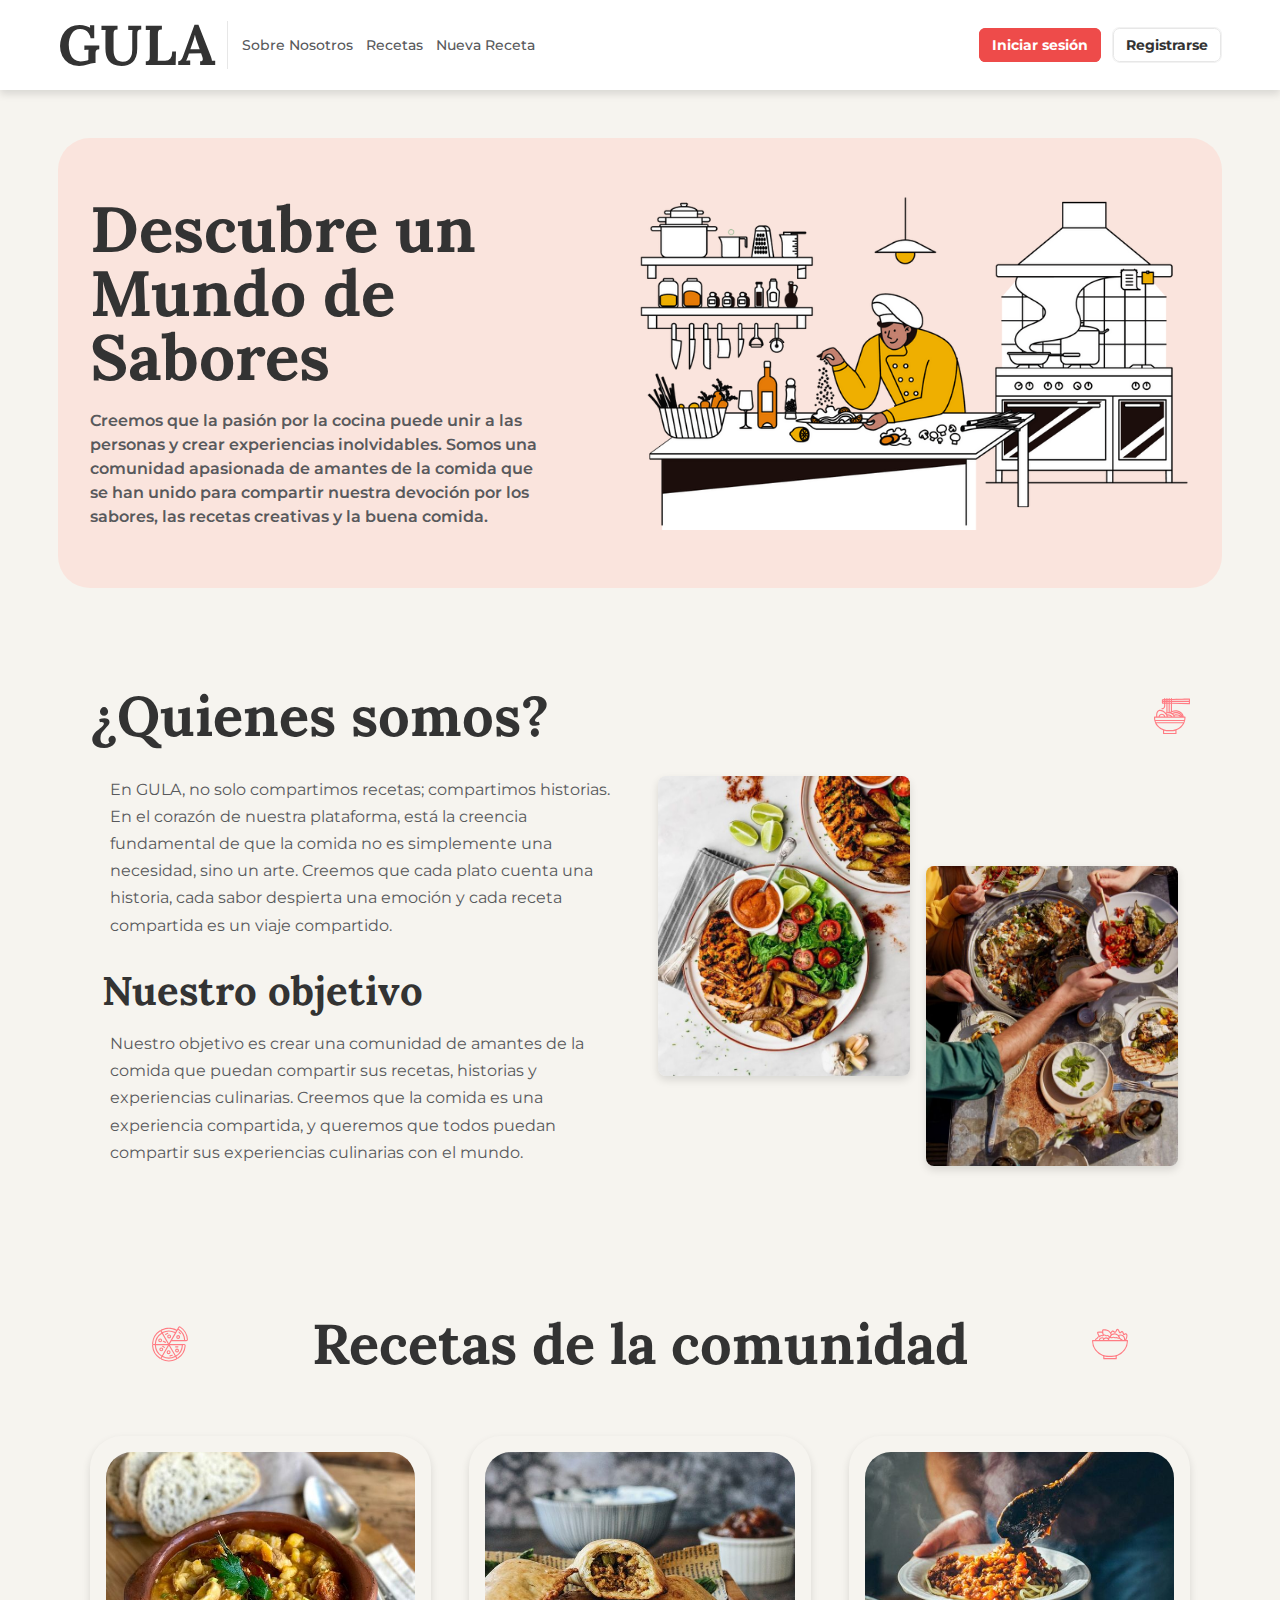
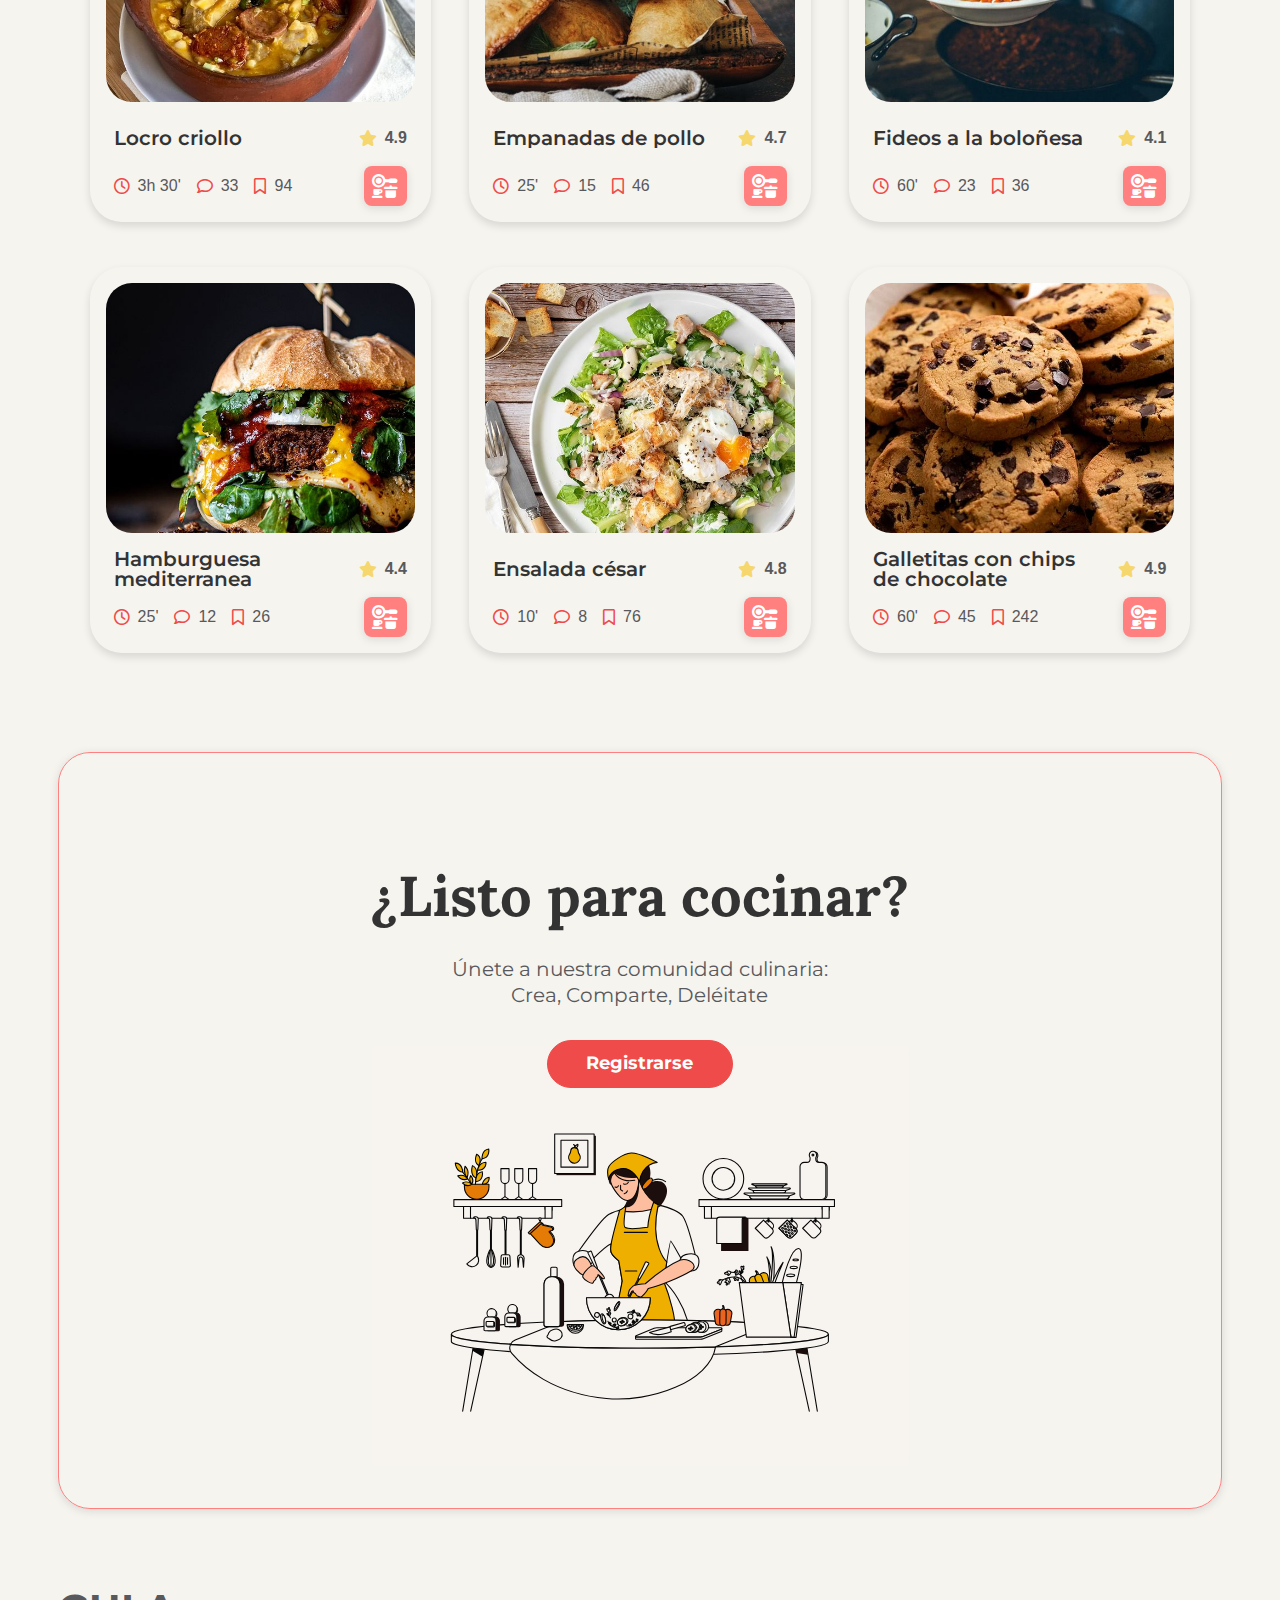
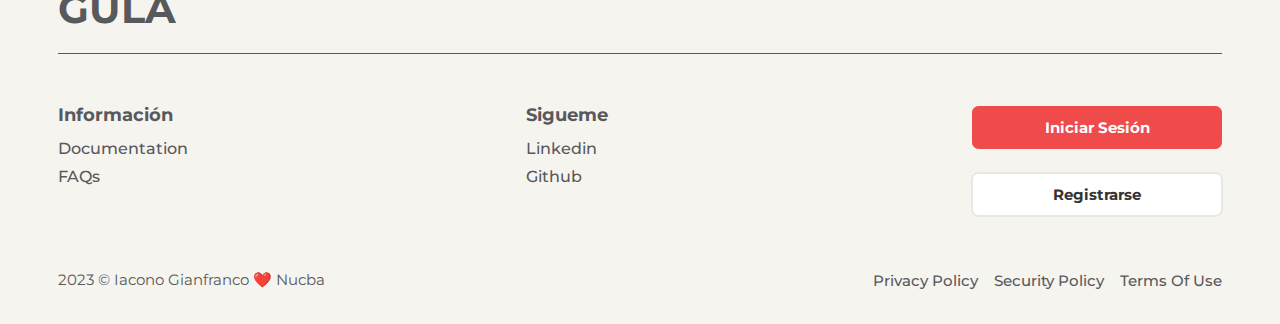
<file: index.html>
<!DOCTYPE html>
<html lang="es">
  <head>
    <meta charset="UTF-8" />
    <meta name="viewport" content="width=device-width, initial-scale=1.0" />
    <!-- Importar los estilos -->
    <link rel="stylesheet" href="./assets/styles/base/reset.css" />
    <link rel="stylesheet" href="./assets/styles/base/typography.css" />
    <link rel="stylesheet" href="./assets/styles/base/effects.css" />
    <link rel="stylesheet" href="./assets/styles/styles.css" />
    <!-- Importar icons -->
    <link
      rel="stylesheet"
      href="https://cdnjs.cloudflare.com/ajax/libs/font-awesome/6.2.1/css/all.min.css"
    />
    <title>Proyecto Integrador | Diseño Web</title>
  </head>
  <body>
    <header>
      <nav>
        <div class="nav-contenedor-logo">
          <a href="#"><h2>GULA</h2></a>
          <label for="toggle-menu"
            ><i class="fa-solid fa-bars toggle-menu"></i
          ></label>
        </div>
        <input type="checkbox" id="toggle-menu" />
        <ul class="nav-contenedor-enlaces">
          <div class="navbar-enlaces-list">
            <li>
              <a href="#about-us" class="expand-bottom-border"
                >Sobre Nosotros</a
              >
            </li>
            <li>
              <a href="#recepies" class="expand-bottom-border">Recetas</a>
            </li>
            <li>
              <a href="#unete" class="expand-bottom-border">Nueva Receta</a>
            </li>
          </div>
          <div class="navbar-enlaces-buttons">
            <li>
              <a href="./login.html" class="btn btn-effect btn--header"
                >Iniciar sesión</a
              >
            </li>
            <li>
              <a
                href="./registro.html"
                class="btn btn-effect btn--header btn--header--white"
                >Registrarse</a
              >
            </li>
          </div>
        </ul>
      </nav>
    </header>
    <main>
      <section class="hero">
        <div class="hero-content">
          <h1 class="hero-content-title">Descubre un Mundo de Sabores</h1>
          <p class="hero-content-info">
            Creemos que la pasión por la cocina puede unir a las personas y
            crear experiencias inolvidables. Somos una comunidad apasionada de
            amantes de la comida que se han unido para compartir nuestra
            devoción por los sabores, las recetas creativas y la buena comida.
          </p>
        </div>
        <div class="hero-img-container">
          <img
            src="/assets/images/hero-img.png"
            alt="Descripción de la imagen"
            class="hero-img"
            loading="lazy"
          />
        </div>
      </section>
      <section class="about-us" id="about-us">
        <div class="about-us-content">
          <div class="about-us__header">
            <!-- <img src="/assets/icons/Pizza.svg" alt="icono pizza" /> -->
            <h2 class="about-us__tittle">¿Quienes somos?</h2>
            <img class="icon" src="/assets/icons/Ramen.svg" alt="icono pizza" />
          </div>
          <div class="about-us__info">
            <div class="about-us__text">
              <p>
                En GULA, no solo compartimos recetas; compartimos historias. En
                el corazón de nuestra plataforma, está la creencia fundamental
                de que la comida no es simplemente una necesidad, sino un arte.
                Creemos que cada plato cuenta una historia, cada sabor despierta
                una emoción y cada receta compartida es un viaje compartido.
              </p>
              <div class="about-us__text__subtxt">
                <h3>Nuestro objetivo</h3>
                <img
                  class="icon icon--burger"
                  src="/assets/icons/Burger.svg"
                  alt="icono burger"
                />
              </div>
              <p>
                Nuestro objetivo es crear una comunidad de amantes de la comida
                que puedan compartir sus recetas, historias y experiencias
                culinarias. Creemos que la comida es una experiencia compartida,
                y queremos que todos puedan compartir sus experiencias
                culinarias con el mundo.
              </p>
            </div>
            <div class="about-us__imgs">
              <img
                src="/assets/images/c7f66219f8e01048357130b1aa9c590a.jpg"
                alt=""
                class="about-us__img about-us__img--height"
              />

              <img
                src="/assets/images/2843f6a361b921d34a93813d6baa72c1.jpg"
                alt=""
                class="about-us__img"
              />
            </div>
          </div>
        </div>
      </section>

      <section id="recepies" class="recetas">
        <div class="recetas__content">
          <div class="recetas__header">
            <img class="icon" src="/assets/icons/Pizza.svg" alt="icono pizza" />
            <h2 class="recetas__tittle">Recetas de la comunidad</h2>
            <img class="icon" src="/assets/icons/Salad.svg" alt="icono pizza" />
          </div>
          <div class="recetas__comunidad">
            <div class="receta__container">
              <img
                class="receta__img"
                src="/assets/images/locro.jpg"
                alt="img de la receta"
              />
              <div class="receta__info">
                <h4 class="receta__tittle">Locro criollo</h4>
                <span class="receta__icon receta__icon--rating"
                  ><i
                    class="fa-solid fa-star icon--receta icon--receta--rating"
                  ></i
                  >4.9</span
                >
                <div class="receta__icons-container">
                  <span class="receta__icon"
                    ><i class="fa-regular fa-clock icon--receta"></i>3h
                    30'</span
                  >
                  <span class="receta__icon"
                    ><i class="fa-regular fa-comment icon--receta"></i>33</span
                  >
                  <span class="receta__icon"
                    ><i class="fa-regular fa-bookmark icon--receta"></i>94</span
                  >

                  <i
                    class="fa-solid fa-kitchen-set icon--receta icon--receta--cook"
                  ></i>
                </div>
              </div>
            </div>
            <div class="receta__container">
              <img
                class="receta__img"
                src="/assets/images/empanadas-pollo.jpg"
                alt="img de la receta"
              />
              <div class="receta__info">
                <h4 class="receta__tittle">Empanadas de pollo</h4>
                <span class="receta__icon receta__icon--rating"
                  ><i
                    class="fa-solid fa-star icon--receta icon--receta--rating"
                  ></i
                  >4.7</span
                >
                <div class="receta__icons-container">
                  <span class="receta__icon"
                    ><i class="fa-regular fa-clock icon--receta"></i>25'</span
                  >
                  <span class="receta__icon"
                    ><i class="fa-regular fa-comment icon--receta"></i>15</span
                  >
                  <span class="receta__icon"
                    ><i class="fa-regular fa-bookmark icon--receta"></i>46</span
                  >

                  <i
                    class="fa-solid fa-kitchen-set icon--receta icon--receta--cook"
                  ></i>
                </div>
              </div>
            </div>
            <div class="receta__container">
              <img
                class="receta__img"
                src="/assets/images/fideos-boloñesa.jpg"
                alt="img de la receta"
              />
              <div class="receta__info">
                <h4 class="receta__tittle">Fideos a la boloñesa</h4>
                <span class="receta__icon receta__icon--rating"
                  ><i
                    class="fa-solid fa-star icon--receta icon--receta--rating"
                  ></i
                  >4.1</span
                >
                <div class="receta__icons-container">
                  <span class="receta__icon"
                    ><i class="fa-regular fa-clock icon--receta"></i>60'</span
                  >
                  <span class="receta__icon"
                    ><i class="fa-regular fa-comment icon--receta"></i>23</span
                  >
                  <span class="receta__icon"
                    ><i class="fa-regular fa-bookmark icon--receta"></i>36</span
                  >

                  <i
                    class="fa-solid fa-kitchen-set icon--receta icon--receta--cook"
                  ></i>
                </div>
              </div>
            </div>
            <div class="receta__container">
              <img
                class="receta__img"
                src="/assets/images/burger.jpg"
                alt="img de la receta"
              />
              <div class="receta__info">
                <h4 class="receta__tittle">Hamburguesa mediterranea</h4>
                <span class="receta__icon receta__icon--rating"
                  ><i
                    class="fa-solid fa-star icon--receta icon--receta--rating"
                  ></i
                  >4.4</span
                >
                <div class="receta__icons-container">
                  <span class="receta__icon"
                    ><i class="fa-regular fa-clock icon--receta"></i>25'</span
                  >
                  <span class="receta__icon"
                    ><i class="fa-regular fa-comment icon--receta"></i>12</span
                  >
                  <span class="receta__icon"
                    ><i class="fa-regular fa-bookmark icon--receta"></i>26</span
                  >

                  <i
                    class="fa-solid fa-kitchen-set icon--receta icon--receta--cook"
                  ></i>
                </div>
              </div>
            </div>
            <div class="receta__container">
              <img
                class="receta__img"
                src="/assets/images/caesar-salad.jpg"
                alt="img de la receta"
              />
              <div class="receta__info">
                <h4 class="receta__tittle">Ensalada césar</h4>
                <span class="receta__icon receta__icon--rating"
                  ><i
                    class="fa-solid fa-star icon--receta icon--receta--rating"
                  ></i
                  >4.8</span
                >
                <div class="receta__icons-container">
                  <span class="receta__icon"
                    ><i class="fa-regular fa-clock icon--receta"></i>10'</span
                  >
                  <span class="receta__icon"
                    ><i class="fa-regular fa-comment icon--receta"></i>8</span
                  >
                  <span class="receta__icon"
                    ><i class="fa-regular fa-bookmark icon--receta"></i>76</span
                  >

                  <i
                    class="fa-solid fa-kitchen-set icon--receta icon--receta--cook"
                  ></i>
                </div>
              </div>
            </div>
            <div class="receta__container">
              <img
                class="receta__img"
                src="/assets/images/cookies.jpg"
                alt="img de la receta"
              />
              <div class="receta__info">
                <h4 class="receta__tittle">
                  Galletitas con chips de chocolate
                </h4>
                <span class="receta__icon receta__icon--rating"
                  ><i
                    class="fa-solid fa-star icon--receta icon--receta--rating"
                  ></i
                  >4.9</span
                >
                <div class="receta__icons-container">
                  <span class="receta__icon"
                    ><i class="fa-regular fa-clock icon--receta"></i>60'</span
                  >
                  <span class="receta__icon"
                    ><i class="fa-regular fa-comment icon--receta"></i>45</span
                  >
                  <span class="receta__icon"
                    ><i class="fa-regular fa-bookmark icon--receta"></i
                    >242</span
                  >

                  <i
                    class="fa-solid fa-kitchen-set icon--receta icon--receta--cook"
                  ></i>
                </div>
              </div>
            </div>
          </div>
        </div>
      </section>

      <section id="unete" class="unete">
        <div class="unete__content">
          <div class="unete__info">
            <h2 class="unete__tittle">¿Listo para cocinar?</h2>
            <div>
              <p>Únete a nuestra comunidad culinaria:</p>
              <p>Crea, Comparte, Deléitate</p>
            </div>
            <a href="./registro.html" class="btn btn-effect btn--unete"
              >Registrarse</a
            >
          </div>
          <img
            class="unete__img"
            src="assets/icons/unete-img.svg"
            alt="imagen unete"
          />
        </div>
      </section>
    </main>
    <footer>
      <div class="footer-container">
        <h3 class="footer-tittle footer__tittle--color">GULA</h3>
        <div class="footer-content">
          <div class="footer-content-links">
            <div class="footer-link-col">
              <h5 class="footer-link-heading">información</h5>
              <ul>
                <li>
                  <a
                    class="footer-links"
                    href="https://github.com/IaconoG/Nucba---Proyecto-Integrador--Dise-o-Web"
                    target="_blank"
                    >documentation</a
                  >
                </li>
                <li><a class="footer-links" href="#">FAQs</a></li>
              </ul>
            </div>
            <div class="footer-link-col">
              <h5 class="footer-link-heading">Sigueme</h5>
              <ul>
                <li>
                  <a
                    class="footer-links"
                    href="https://www.linkedin.com/in/iaconogianfranco/"
                    target="_blank"
                    >Linkedin</a
                  >
                </li>
                <li>
                  <a
                    class="footer-links"
                    href="https://github.com/IaconoG"
                    target="_blank"
                    >github</a
                  >
                </li>
              </ul>
            </div>
          </div>
          <div class="footer-content-buttons">
            <a href="./login.html" class="btn footer-button">Iniciar sesión</a>
            <a
              href="./registro.html"
              class="btn btn-effect footer-button btn--footer--white"
              >Registrarse</a
            >
          </div>
        </div>
        <div class="footer-sub">
          <p>2023 © Iacono Gianfranco ❤️ Nucba</p>
          <div class="policy-and-terms">
            <a href="#">privacy policy</a>
            <a href="#">security policy</a>
            <a href="#">terms of use</a>
          </div>
        </div>
      </div>
    </footer>
  </body>
</html>
</file>
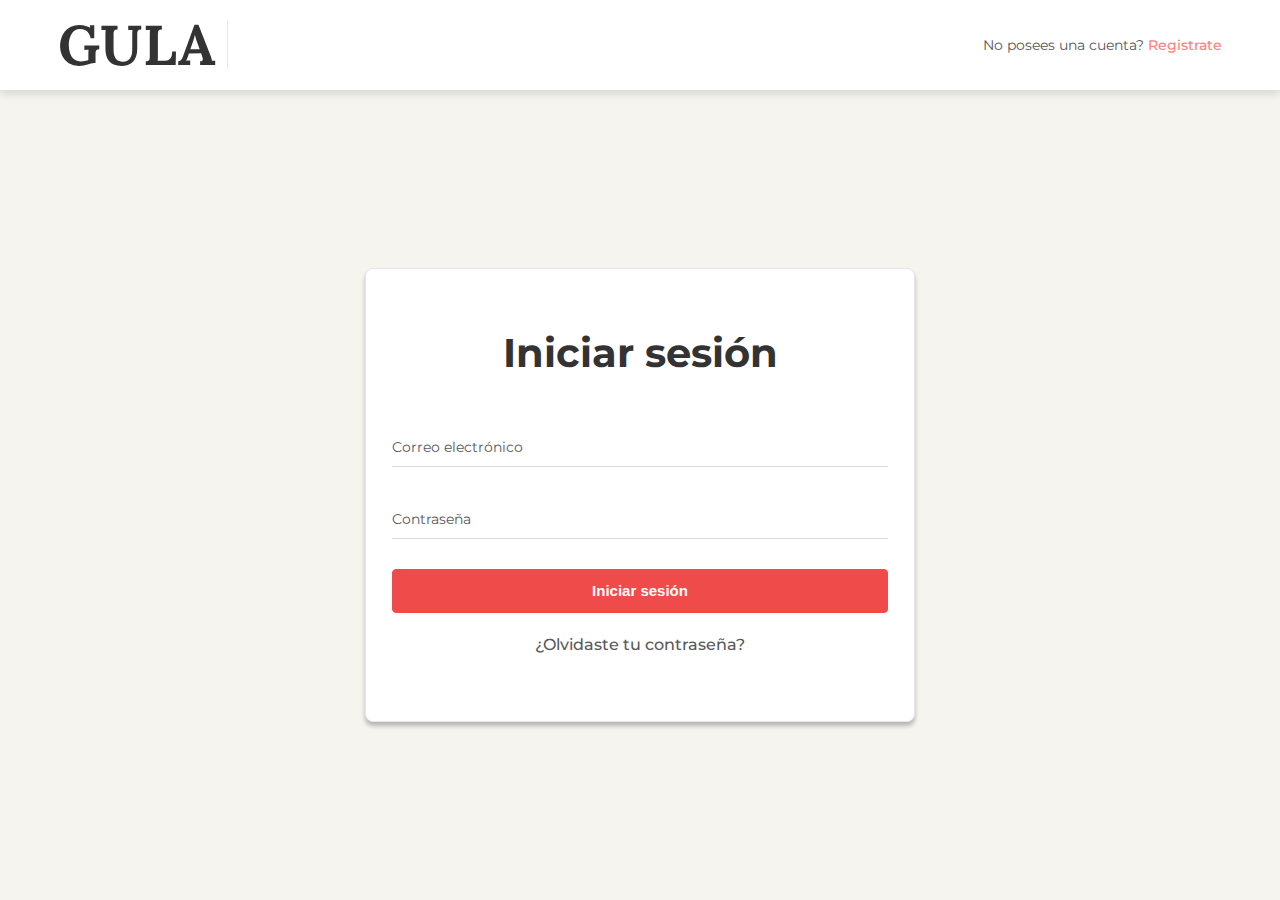
<file: login.html>
<!DOCTYPE html>
<html lang="es">
  <head>
    <meta charset="UTF-8" />
    <meta name="viewport" content="width=device-width, initial-scale=1.0" />
    <!-- Importar los estilos -->
    <link rel="stylesheet" href="./assets/styles/styles.css" />
    <link rel="stylesheet" href="./assets/styles/base/reset.css" />
    <link rel="stylesheet" href="./assets/styles/base/typography.css" />
    <link rel="stylesheet" href="./assets/styles/login-register.css" />
    <link rel="stylesheet" href="./assets/styles/base/effects.css" />
    <!-- Importar icons -->
    <link
      rel="stylesheet"
      href="https://cdnjs.cloudflare.com/ajax/libs/font-awesome/6.2.1/css/all.min.css"
    />
    <title>Iniciar sesión</title>
  </head>
  <body>
    <header>
      <nav class="nav-login">
        <div class="nav-contenedor-logo nav-contenedor-logo--login">
          <a href="./index.html"><h2>GULA</h2></a>

          <span class="navbar-enlace-registro"
            >No posees una cuenta?
            <a href="./registro.html" class="expand-bottom-border"
              >Registrate</a
            ></span
          >
        </div>
      </nav>
    </header>
    <main class="main__login">
      <form action="" class="form">
        <h3 class="form__titulo">Iniciar sesión</h3>
        <label for="" class="form__label">
          <input
            type="email"
            class="form__input"
            name="email"
            id="email"
            placeholder="Correo electrónico"
            aria-label="Correo electrónico"
            required
          />
          <span class="form__span">Correo electrónico</span>
        </label>

        <label for="" class="form__label">
          <input
            type="password"
            class="form__input"
            name="password"
            id="password"
            placeholder="Contraseña"
            aria-label="Contraseña"
            required
          />
          <span class="form__span">Contraseña</span>
        </label>

        <input
          type="submit"
          class="btn btn-effect form__boton"
          value="Iniciar sesión"
          name="login"
        />
        <a href="#" class="expand-bottom-border expand-bottom-border--form"
          >¿Olvidaste tu contraseña?</a
        >
      </form>
    </main>
  </body>
</html>
</file>
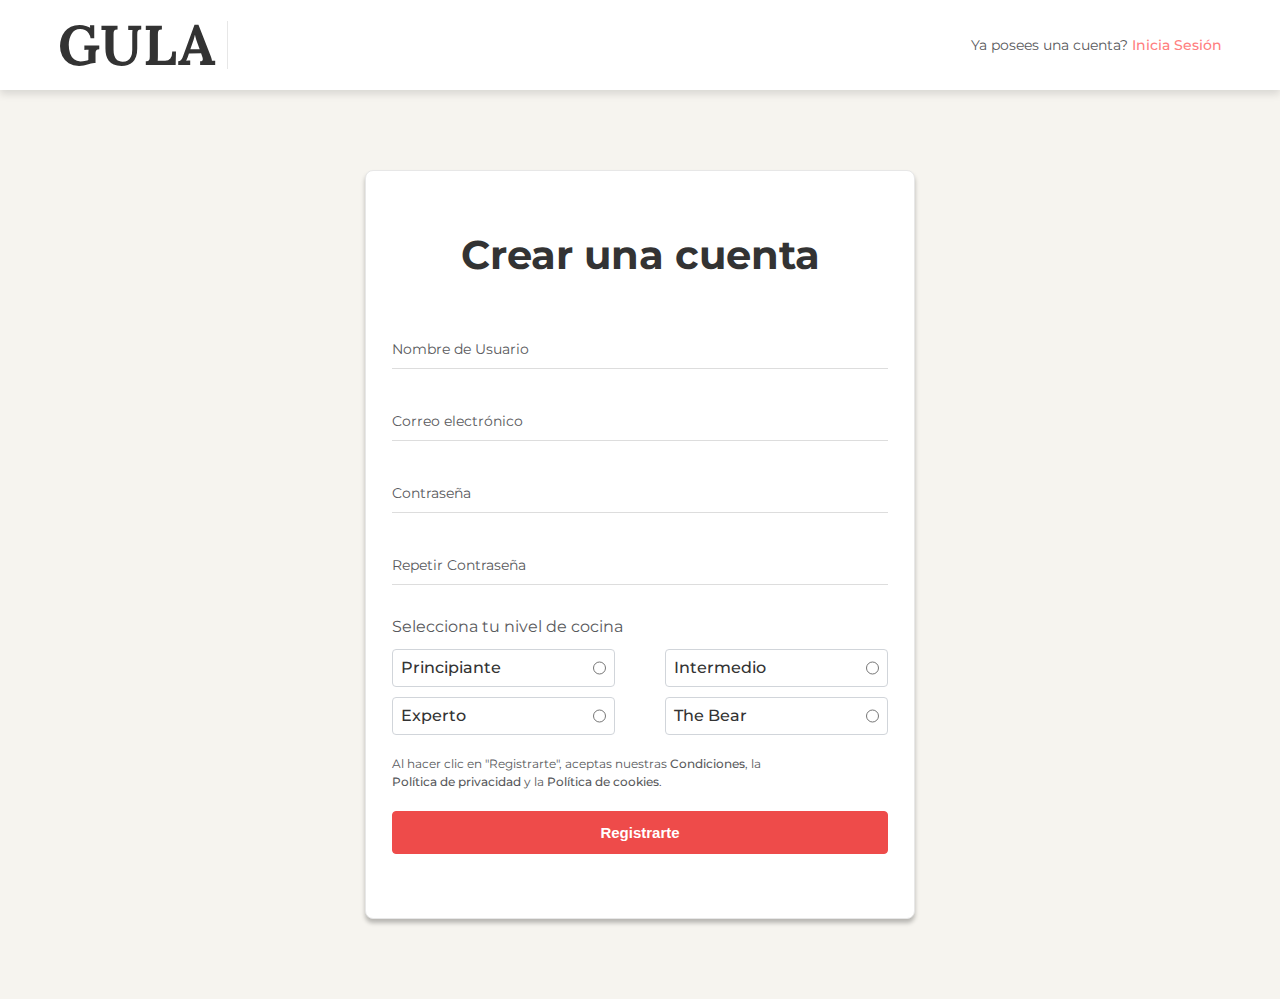
<file: registro.html>
<!DOCTYPE html>
<html lang="es">
  <head>
    <meta charset="UTF-8" />
    <meta name="viewport" content="width=device-width, initial-scale=1.0" />
    <!-- Importar los estilos -->
    <link rel="stylesheet" href="./assets/styles/styles.css" />
    <link rel="stylesheet" href="./assets/styles/base/reset.css" />
    <link rel="stylesheet" href="./assets/styles/base/typography.css" />
    <link rel="stylesheet" href="./assets/styles/login-register.css" />
    <link rel="stylesheet" href="./assets/styles/base/effects.css" />
    <!-- Importar icons -->
    <link
      rel="stylesheet"
      href="https://cdnjs.cloudflare.com/ajax/libs/font-awesome/6.2.1/css/all.min.css"
    />
    <title>Registrarse</title>
  </head>
  <body>
    <header>
      <nav class="nav-login">
        <div class="nav-contenedor-logo nav-contenedor-logo--login">
          <a href="./index.html"><h2>GULA</h2></a>

          <span class="navbar-enlace-registro"
            >Ya posees una cuenta?
            <a href="./login.html" class="expand-bottom-border"
              >Inicia Sesión</a
            ></span
          >
        </div>
      </nav>
    </header>
    <main class="main__login">
      <form action="" class="form">
        <h3 class="form__titulo">Crear una cuenta</h3>
        <label for="" class="form__label">
          <input
            type="text"
            class="form__input"
            name="username"
            id="username"
            placeholder="Username"
            aria-label="Nombre de Usuario"
            required
          />
          <span class="form__span">Nombre de Usuario</span>
        </label>
        <label for="" class="form__label">
          <input
            type="email"
            class="form__input"
            name="email"
            id="email"
            placeholder="Correo electrónico"
            aria-label="Correo electrónico"
            required
          />
          <span class="form__span">Correo electrónico</span>
        </label>

        <label for="" class="form__label">
          <input
            type="password"
            class="form__input"
            name="password"
            id="password"
            placeholder="Contraseña"
            aria-label="Contraseña"
            required
          />
          <span class="form__span">Contraseña</span>
        </label>

        <label for="" class="form__label">
          <input
            type="password"
            class="form__input"
            name="password-repeat"
            id="password-repeat"
            placeholder="Contraseña (repetir)"
            aria-label="Contraseña (repetir)"
            required
          />
          <span class="form__span">Repetir Contraseña</span>
        </label>

        <div class="form-exprience-container">
          <p>Selecciona tu nivel de cocina</p>
          <div class="experience-options">
            <label for="principiante" class="form__label--radio">
              <input
                type="radio"
                id="principiante"
                class="form__input--radio"
                name="experiencia"
                value="principiante"
              />
              <span class="form__span--radio">Principiante</span>
            </label>

            <label for="intermedio" class="form__label--radio">
              <input
                type="radio"
                class="form__input--radio"
                id="intermedio"
                name="experiencia"
                value="intermedio"
              />
              <span class="form__span--radio">Intermedio</span>
            </label>
            <label for="experto" class="form__label--radio">
              <input
                type="radio"
                class="form__input--radio"
                id="experto"
                name="experiencia"
                value="experto"
              />
              <span class="form__span--radio">Experto</span>
            </label>
            <label for="the-bear" class="form__label--radio">
              <input
                type="radio"
                class="form__input--radio"
                id="the-bear"
                name="experiencia"
                value="the-bear"
              />
              <span class="form__span--radio">The Bear</span>
            </label>
          </div>
        </div>
        <div class="form-terminos-condicion__container">
          <p>
            Al hacer clic en "Registrarte", aceptas nuestras
            <a class="expand-bottom-border expand-bottom-border--form" href="#"
              >Condiciones</a
            >, la
            <a class="expand-bottom-border expand-bottom-border--form" href="#"
              >Política de privacidad</a
            >
            y la
            <a class="expand-bottom-border expand-bottom-border--form" href="#"
              >Política de cookies</a
            >.
          </p>
        </div>
        <input
          type="submit"
          class="btn btn-effect form__boton"
          value="Registrarte"
          name="login"
        />
      </form>
    </main>
  </body>
</html>
</file>
<file: assets/styles/base/typography.css>
@import url("https://fonts.googleapis.com/css2?family=Lora:wght@400;700&family=Montserrat:wght@100;400;500;700&display=swap");

:root {
  --font-heading: "Lora", serif;
  --font-primary: "Montserrat", sans-seri;
}

/* Tipografia y tamaños de fuente */
body {
  line-height: 1.5;
  font-family: var(--font-primary);
}
h1,
h2 {
  font-family: var(--font-heading);
}
h1,
h2,
h3 {
  color: var(--black);
}
h1,
h2,
h3 {
  line-height: 1;
}
h1 {
  font-size: clamp(3.5rem, 5vw, 5rem);
}
h2 {
  font-size: clamp(2.5rem, 4.5vw, 3.5rem);
}
h3 {
  font-size: clamp(2rem, 4.5vw, 2.5rem);
}
h4 {
  font-size: clamp(1.125rem, 4vw, 1.25rem);
}
h5 {
  font-size: 1.125rem;
  font-weight: 700;
  line-height: 1.1;
}
h6 {
  font-size: 1.1rem;
}

/* TABLET */
@media screen and (max-width: 1440px) {
}
@media screen and (max-width: 768px) {
  html {
    font-size: 14px;
  }
}

/* MOBILE */
@media screen and (max-width: 425px) {
  html {
    font-size: 12px;
  }
  .form__titulo {
    margin: none;
  }
}
@media screen and (max-width: 375px) {
}
</file>
<file: assets/styles/base/effects.css>
/* ARCHIVO DE EFFECTOS */

/* Este efecto nos permite crear un borde inferior que se expande al pasar el mouse por encima */
.expand-bottom-border {
  display: inline-block;
  position: relative;
}
.expand-bottom-border::after {
  content: "";
  position: absolute;
  bottom: -20%;
  left: 50%; /* pone el borde en el centro */
  transform: translateX(-50%);
  width: 0%;
  height: 1px;
  background: var(--clr-accent);
  transition: width 0.3s ease-in-out;
}
.expand-bottom-border:hover:after {
  width: 100%;
}

/* correccion */
.expand-bottom-border--form::after {
  left: 1%; /* pone el borde en el centro */
  transform: none;
  bottom: 0%;
}

@media screen and (max-width: 670px) {
  .expand-bottom-border::after {
    all: unset;
  }
}
</file>
<file: assets/styles/styles.css>
:root {
  --clr-bg: #f6f4ef;
  --clr-bg-footer: #bfc1b9;
  --clr-primary: #ee4b4a;
  --clr-accent: #ff807f;
  --clr-accent-light: #fae4dd;

  --clr-primary--darker: #b63231;
  --clr-accent--darker: #d64a4a;

  --clr-star: #f5d76e;

  --black: #333;
  --white: #fff;
  --black-light: #58595c;
  --gray: #d1d5da;
  --gray-light: rgb(231, 231, 231);

  --header-height: 90px;
}
html {
  scroll-behavior: smooth;
}
body {
  background-color: var(--clr-bg);
  display: flex;
  flex-direction: column;
  min-height: 100vh;
  color: var(--black-light);
}
body > * {
  min-width: 320px;
}
.btn {
  color: var(--white);
  font-size: 0.938rem;
  font-weight: bold;
  line-height: 1.4;
  background-color: var(--clr-primary);
  padding: 0.625rem 0;
  transition: background-color 0.1s ease-in-out, color 0.1s ease-in-out,
    border-color 0.1s ease-in-out;
  border-radius: 0.4rem;
  border: 1px solid var(--clr-primary);
}
.btn:hover {
  background-color: var(--clr-accent--darker);
}
li:active,
.btn-effect:active {
  transform: scale(0.9);
}
.btn--header {
  padding: 0.438rem 0.75rem;
  width: 110px;
  font-size: 0.875rem;
}
.btn--header--white,
.btn--footer--white {
  color: var(--black);
  box-shadow: 0px 0px 0px 1px rgba(0, 0, 0, 0.05);
  border-color: var(--gray-light);
  background-color: var(--white);
}
.btn--header--white:hover,
.btn--footer--white:hover {
  background-color: var(--gray-light);
}
.btn--footer--white:hover {
  border-color: var(--gray-light);
}
.icon {
  width: clamp(24px, 8vw, 36px);
  height: auto;
  filter: invert(62%) sepia(64%) saturate(1112%) hue-rotate(311deg)
    brightness(106%) contrast(118%);
}

/* HEADER */
header {
  width: 100%;
  height: 100%;
  background-color: var(--white);
  box-shadow: 0 0.25rem 0.5rem rgba(0, 0, 0, 0.12);
}
nav,
footer,
section {
  margin-inline: auto;
  width: calc(100% - 9vw);
}
nav {
  height: var(--header-height);
  display: flex;
  align-items: center;
}
nav > * {
  height: var(--header-height);
}
.nav-contenedor-logo {
  width: auto;
  display: flex;
  justify-content: space-between;
  align-items: center;
}
.nav-contenedor-logo h2 {
  line-height: 48px;
  padding-right: clamp(5px, 1vw, 1.5vw);
  margin-right: clamp(5px, 1vw, 1.5vw);
  border-right: 1px solid var(--gray-light);
}
.nav-contenedor-logo .toggle-menu {
  display: none;
}
.nav-contenedor-enlaces {
  width: 100%;
  height: 100%;
  display: flex;
  justify-content: space-between;
  align-items: center;
  border: 1px solid transparent;
}
#toggle-menu {
  display: none; /* oculto el checkbox */
}
.navbar-enlaces-list {
  min-width: fit-content;
  width: 20vw;
  max-width: 400px;
  font-size: 0.875rem;
  display: flex;
  justify-content: space-between;
  align-items: center;
  gap: clamp(5px, 1vw, 1.5vw);
}
.navbar-enlaces-buttons {
  min-width: fit-content;
  display: flex;
  justify-content: space-between;
  gap: clamp(5px, 1vw, 1.5vw);
}
.navbar-enlaces-buttons > *:first-child {
  margin-right: auto;
}
li {
  width: fit-content;
  min-width: fit-content;
}

/* MAIN */
main {
  width: 100%;
  height: auto;
}

/* default section */
main > section {
  max-width: 1440px;
  height: auto;
  display: flex;
  flex-direction: column;
  align-items: center;
  margin: clamp(2rem, 4vw, 3rem) auto;
  padding: clamp(2rem, 4vw, 4rem) 2.5vw;
  border-radius: 2rem;
}

/* HERO */
.hero {
  min-height: 370px;
  display: grid;
  grid-template-columns: repeat(2, auto);
  grid-template-rows: 1fr;
  column-gap: clamp(0.5rem, 1vw, 1rem);
  margin-block: clamp(1rem, 10vw, 3rem);
  padding-inline: 0;
  background-color: var(--clr-accent-light);
}
.hero-content {
  width: fit-content;
  grid-area: 1 / 1 / 3 / 2;
  display: flex;
  flex-direction: column;
  gap: max(20px, 1vw);
  padding-left: 2.5vw;
}
.hero-content-info {
  font-size: clamp(0.75rem, 1.25vw, 1rem);
  width: 90%;
  font-weight: 600;
}
.hero-img-container {
  min-width: 400px;
  height: auto;
  grid-area: 1 / 2 / 3 / 3;
  overflow: hidden;
}
.hero-img {
  width: 100%;
  height: auto;
  object-fit: cover;
}

/* about us */
.about-us__header {
  display: flex;
  justify-content: space-between;
  align-items: center;
  margin-bottom: clamp(1rem, 2.5vw, 2.5rem);
}
.about-us__info {
  display: flex;
  flex-direction: row;
  flex-wrap: wrap;
  gap: 5vw 10px;
}
.about-us__info > div {
  margin: 0 clamp(0.5rem, 1vw, 1rem);
}
.about-us__text {
  flex: 1;
  min-width: 320px;
  display: flex;
  flex-direction: column;
}
.about-us__text__subtxt {
  padding: clamp(1rem, 2.5vw, 2.5rem) 0 clamp(0.75rem, 1.5vw, 1.5rem) 0;
  margin-top: auto;
  display: flex;
  justify-content: space-between;
}
.icon--burger {
  display: none;
}
.about-us__text h3 {
  font-family: var(--font-heading);
}
.about-us__text p {
  line-height: 1.7;
  font-weight: 400;
  padding-left: 0.5rem;
}
.about-us__text p:last-child {
  margin-bottom: auto;
}
.about-us__imgs {
  display: flex;
  flex-wrap: wrap;
  flex: 1;
  gap: clamp(1rem, 2vw, 2rem) clamp(0.5rem, 1vw, 1rem);
}
.about-us__img {
  min-width: 175px;
  width: calc(50% - 0.5rem);
  max-width: 300px;
  height: auto;
  max-height: 300px;
  object-fit: cover;
  border-radius: 8px;
  box-shadow: 0 0.25rem 0.5rem rgba(0, 0, 0, 0.12);
}
.about-us__img:last-child {
  align-self: flex-end;
  margin-left: auto;
}

/* Recetas */
.recetas__content {
  width: 100%;
  display: flex;
  flex-direction: column;
  gap: clamp(1rem, 2.5vw, 2.5rem);
}
.recetas__header {
  width: 100%;
  display: flex;
  justify-content: space-around;
  margin-bottom: clamp(1rem, 2.5vw, 2.5rem);
  text-align: center;
}
.recetas__comunidad {
  display: grid;
  grid-template-columns: repeat(
    auto-fill,
    minmax(300px, 1fr)
  ); /* Auto-fill: crea tantas columnas como quepan en el contenedor */
  gap: clamp(1.5rem, 3.5vw, 3rem) clamp(1rem, 3vw, 2.5rem);
}
.receta__container {
  width: 100%;
  display: grid;
  grid-template-columns: 1fr;
  grid-template-rows: 250px auto;
  grid-template-areas: "img" "info";
  grid-row-gap: clamp(0.5rem, 1.5vw, 1rem);
  padding: clamp(0.75rem, 1.5vw, 1rem);
  box-shadow: 0 0.25rem 0.5rem rgba(0, 0, 0, 0.12);
  border-radius: 2rem;
  overflow: hidden;
}
.recetas__comunidad > .receta__container:nth-last-child(2) {
  margin-right: 0;
}

.receta__info {
  grid-area: info;
  display: grid;
  grid-template-columns: 1fr auto;
  grid-template-rows: repeat(2, 1fr);
  grid-column-gap: 16px;
  grid-row-gap: 8px;
  grid-template-areas: "tittle rating" "icons icons";
  padding: 0 8px;
  align-items: center;
}
.receta__info > * {
  line-height: 1;
}
.receta__img {
  grid-area: img;
  width: 100%;
  height: 100%;
  object-fit: cover;
  object-position: center;
  border-radius: 1.625rem;
}
.receta__tittle {
  grid-area: tittle;
  display: -webkit-box;
  -webkit-line-clamp: 2;
  -webkit-box-orient: vertical;
  overflow: hidden;
  font-weight: 600;
  color: var(--black);
}
.receta__icons-container {
  grid-area: icons;
  width: fit-content;
  display: flex;
  justify-content: flex-end;
  align-items: center;
  gap: 1rem;
  width: 100%;
}
.receta__icon {
  display: flex;
  justify-content: center;
  align-items: center;
  gap: 0.5rem;
  font-family: Arial, Helvetica, sans-serif;
  font-size: 1rem;
  color: var(--black-light);
}
.receta__icon > * {
  width: fit-content;
}
.receta__icon--rating {
  grid-area: rating;
  font-weight: 900;
}
.icon--receta {
  font-size: 1rem;
  display: flex;
  gap: 2rem;
  padding-bottom: 0.2px;
}
.icon--receta--rating {
  color: var(--clr-star);
}
.icon--receta--cook {
  font-size: 1.5rem;
  background-color: var(--clr-accent);
  color: var(--white);
  border-radius: 8px;
  box-shadow: rgba(99, 99, 99, 0.2) 0px 2px 8px 0px;
  padding: 8px;
  margin-left: auto;
  cursor: pointer;
}
.icon--receta--cook:hover {
  transform: scale(1.1);
}
/* Unete */
.unete {
  box-shadow: rgba(99, 99, 99, 0.2) 0px 2px 8px 0px;
  border: 1px solid var(--clr-accent);
  text-align: center;
  padding-block: clamp(2.5rem, 4.5vw, 4.5rem) 0;
}
.unete__content {
  position: relative;
  display: flex;
  flex-direction: column;
  justify-content: space-between;
  align-items: center;
  padding-block: clamp(2.5rem, 4.5vw, 4.5rem) 0;
}
.unete__info {
  display: flex;
  justify-content: space-between;
  align-items: center;
  flex-direction: column;
  gap: clamp(1rem, 2.5vw, 2.5rem);
}
.unete p {
  font-size: 1.25rem;
  line-height: 1.3;
}
.btn--unete {
  width: fit-content;
  border-radius: 99999rem;
  font-size: 1.125rem;
  padding-inline: 3vw;
}
.unete__img {
  position: relative;
  left: 50%;
  transform: translate(-50%, -10%);
  z-index: -1;
}

/* FOOTER */
footer {
  /* background-color: var(--clr-bg-footer); */
  padding-top: 2rem;
  padding-bottom: 2rem;
  margin-top: auto;
  color: var(--black-light);
  text-transform: capitalize;
}
.footer-container .footer-tittle {
  padding-bottom: 1.5rem;
}
.footer__tittle--color {
  color: var(--black-light);
}
.footer-content {
  display: flex;
  justify-content: space-between;
  flex-wrap: wrap;
  gap: 2.5rem 5vw;
  padding: clamp(3rem, 4vw, 5rem) 0;
  /* 
    clamp() -> nos permite definir um valor minimo, um valor preferencial e um valor máximo
   */
  border-top: 1px solid var(--black-light);
}
.footer-content-links {
  flex-grow: 1;
  max-width: 550px;
  display: flex;
  flex-wrap: wrap;
  gap: 30px 5vw;
  justify-content: space-between;
}
.footer-link-heading {
  margin-bottom: 0.7rem;
}
.footer-link-col {
  max-width: fit-content;
}

.footer-link-col > ul {
  display: flex;
  flex-direction: column;
  gap: 0.25rem;
}
.footer-links:hover {
  color: var(--black);
  font-weight: 500;
}
.footer-content-buttons {
  flex-grow: 1;
  width: fit-content;
  display: flex;
  flex-direction: column;
  align-items: end;
  gap: 1.5rem;
}
.footer-button {
  width: 250px;
  text-align: center;
}
.footer-sub {
  font-size: 0.9375rem;
  display: flex;
  justify-content: space-between;
  flex-wrap: wrap;
  gap: 0.25rem 1.5rem;
}
.footer-sub p {
  line-height: 1.7;
  font-weight: 400;
}
.footer-sub > .policy-and-terms {
  display: flex;
  align-items: end;
  gap: 1rem;
}

/* MEDIA QUERIES */
/* Laptop */
@media screen and (max-width: 1440px) {
}
@media screen and (max-width: 1100px) {
  .about-us__img {
    width: 75%;
    max-height: 250px;
  }
}
@media screen and (max-width: 910px) {
  .hero {
    column-gap: 0;
  }
  .hero-content {
    text-align: center;
    align-items: center;
  }
  .hero-img-container {
    display: none;
  }
  .hero-content-info {
    width: 90%;
    font-size: 1rem;
  }
}
/* TABLET */
@media screen and (max-width: 768px) {
  nav,
  footer,
  section {
    width: calc(100% - 7.5vw);
  }
  .about-us__img {
    max-height: 250px;
  }
}

@media screen and (max-width: 670px) {
  nav {
    height: 100%;
    flex-direction: column;
  }
  .nav-contenedor-logo {
    width: 100%;
  }
  .nav-contenedor-logo h2 {
    border-right: none;
  }
  .nav-contenedor-logo .toggle-menu {
    display: block;
  }
  .nav-contenedor-enlaces {
    width: 100%;
    background-color: var(--white);
    padding: 1.25rem 0 1.25rem 0;
    border-radius: 0 0 16px 16px;
    border-top: 1px solid rgb(231, 231, 231);
    display: none;
    flex-direction: column;
    justify-content: center;
  }
  .nav-contenedor-enlaces a {
    display: flex;
    justify-content: center;
    align-items: center;
  }
  .navbar-enlaces-list {
    flex-direction: column;
    margin: 0.25rem 0;
    font-size: 1.429rem;
  }
  .navbar-enlaces-buttons {
    margin-top: 2rem;
    flex-direction: column;
    align-items: center;
    width: 100%;
    gap: 1rem;
  }
  .navbar-enlaces-buttons li {
    width: 100%;
  }
  .btn--header {
    min-width: 100%;
    font-size: 1.35rem;
  }
  #toggle-menu:checked ~ .nav-contenedor-enlaces {
    display: flex;
  }
}
@media screen and (max-width: 609px) {
  .icon--burger {
    display: block;
  }
  .about-us__img {
    max-height: 150px;
  }
}
@media screen and (max-width: 600px) {
  .footer-content-links {
    justify-content: space-around;
  }
  .footer-content-buttons {
    align-items: center;
  }
}

/* MOBILE */
@media screen and (max-width: 425px) {
  nav,
  footer,
  section {
    width: calc(100% - 5.5vw);
  }
  footer {
    padding-inline: 2.5vw;
  }
  .about-us__img {
    width: 100%;
    max-width: 100%;
  }
  .about-us__text {
    min-width: 280px;
  }
  .receta__description {
    line-height: 1.3;
  }
}
/* MOBILE M */
@media screen and (max-width: 375px) {
  .hero {
    min-height: auto;
  }
  .receta__description {
    line-height: 1.1;
  }
}
</file>
<file: assets/styles/login-register.css>
:root {
  --header-height: 90px;
}

/* HEADER */
.nav-contenedor-logo--login {
  width: 100%;
}
.navbar-enlace-registro {
  font-size: 0.875rem;
  text-align: end;
}
.navbar-enlace-registro a {
  color: var(--clr-accent);
}

/* LOGIN */
.main__login {
  min-height: calc(100vh - var(--header-height));
  display: flex;
  justify-content: center;
  align-items: center;
}

/* FORM */
.form {
  margin: 5rem 0;
  width: 90vw;
  max-width: 550px;
  border: 1px solid var(--gray-light);
  padding: clamp(2rem, 5vw, 4rem) max(20px, 2vw);
  display: flex;
  flex-direction: column;
  border-radius: 8px;
  background-color: var(--white);
  /* box-shadow: 0 2px 4px rgba(0, 0, 0, 0.1), 0 8px 16px rgba(0, 0, 0, 0.1); */
  box-shadow: 0 4px 4px rgba(0, 0, 0, 0.25);
}
.form > *:not(.form__titulo) {
  margin-top: 20px;
}
.form__titulo {
  margin-bottom: clamp(1rem, 2.5vw, 2.5vw);
  text-align: center;
}
.form a {
  margin-inline: auto;
}

.form__label {
  margin-bottom: 10px;
  position: relative;
  border-bottom: 1px solid #ddd;
}
.form__input {
  width: 100%;
  padding: 10px 0px;
  font-size: clamp(1rem, 1.1rem, 1.125rem);
}
.form__input::placeholder {
  opacity: 0;
}
.form__span {
  font-size: 0.875rem;
  position: absolute;
  top: -13px;
  left: 0;
  transform: translateY(25px);
  transition-duration: 300ms;
  pointer-events: none; /* para q no se pueda hacer click en el span (placeholder) */
}
.form__boton {
  margin-top: 40px;
  background: var(--clr-primary);
  border-radius: 4px;
}
.form__boton:hover {
  background-color: var(--clr-accent--darker);
  border-color: var(--clr-accent--darker);
  color: var(--white);
}
label:focus-within > .form__span,
input:not(:placeholder-shown) + .form__span {
  /* placeholder-shown es un pseudo selector q se aplica cuando el placeholder está visible */
  color: var(--clr-accent);
  transform: translateY(0px);
}

.form-exprience-container p {
  margin-bottom: 10px;
}
.experience-options {
  display: flex;
  justify-content: space-between;
  flex-wrap: wrap;
  gap: 10px 5px;
}
.form__label--radio {
  min-width: 120px;
  width: 45%;
  max-width: 300px;
  font-weight: 500;
  display: flex;
  justify-content: space-between;
  color: var(--black);
  line-height: clamp(28px, 5vw, 36px);
  padding: 0 8px;
  border: 1px solid var(--gray);
  border-radius: 4px;
}
.form__span--radio {
  user-select: none;
  order: 1;
}
.form__input--radio {
  order: 2;
}
/* Cambiar al color de acento cuando el input está seleccionado o tiene foco */
.form__input--radio:checked + span {
  /* + permite seleccionar elementos q estan despues del input y son hermanos directos */
  color: var(--clr-primary);
}

.form-terminos-condicion__container p {
  font-size: 0.75rem;
}

/* MEDIA QUERIES */
@media (max-width: 320px) {
  .form__label--radio {
    width: 100%;
  }
}
</file>
